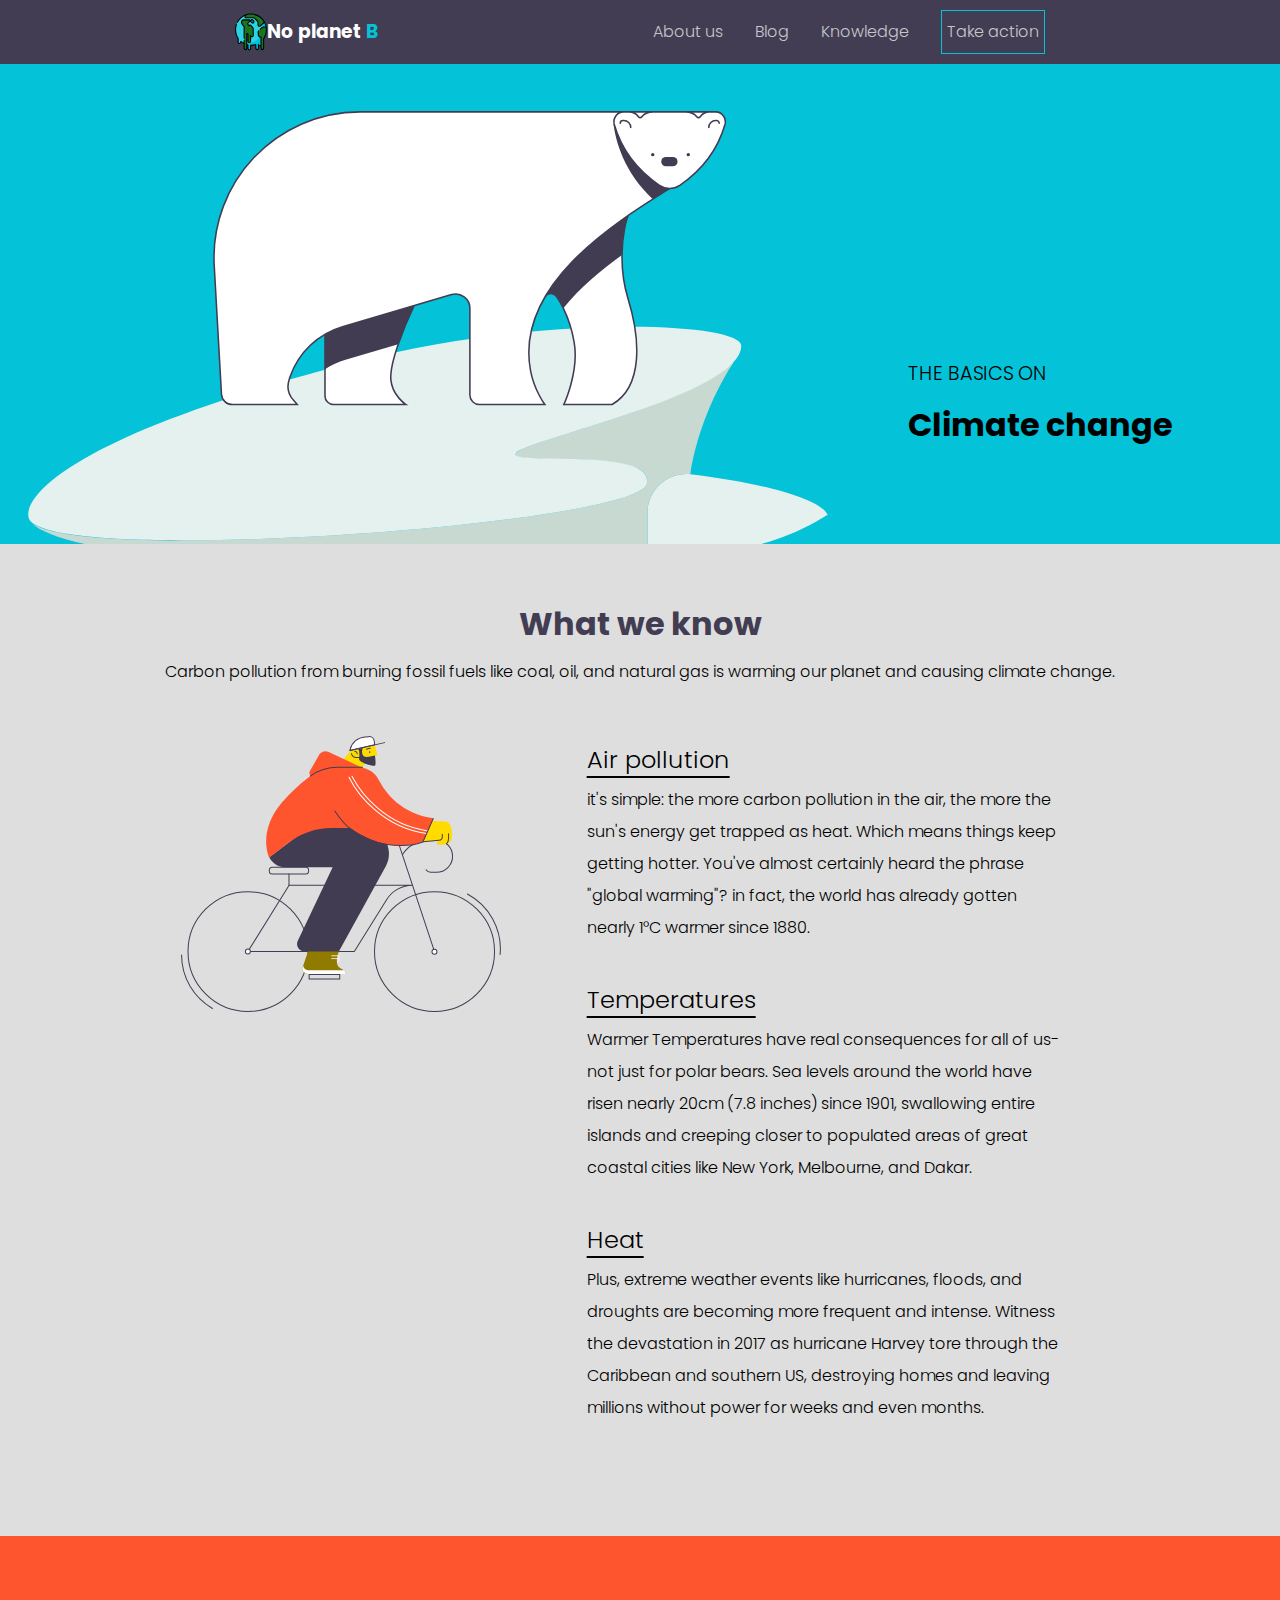
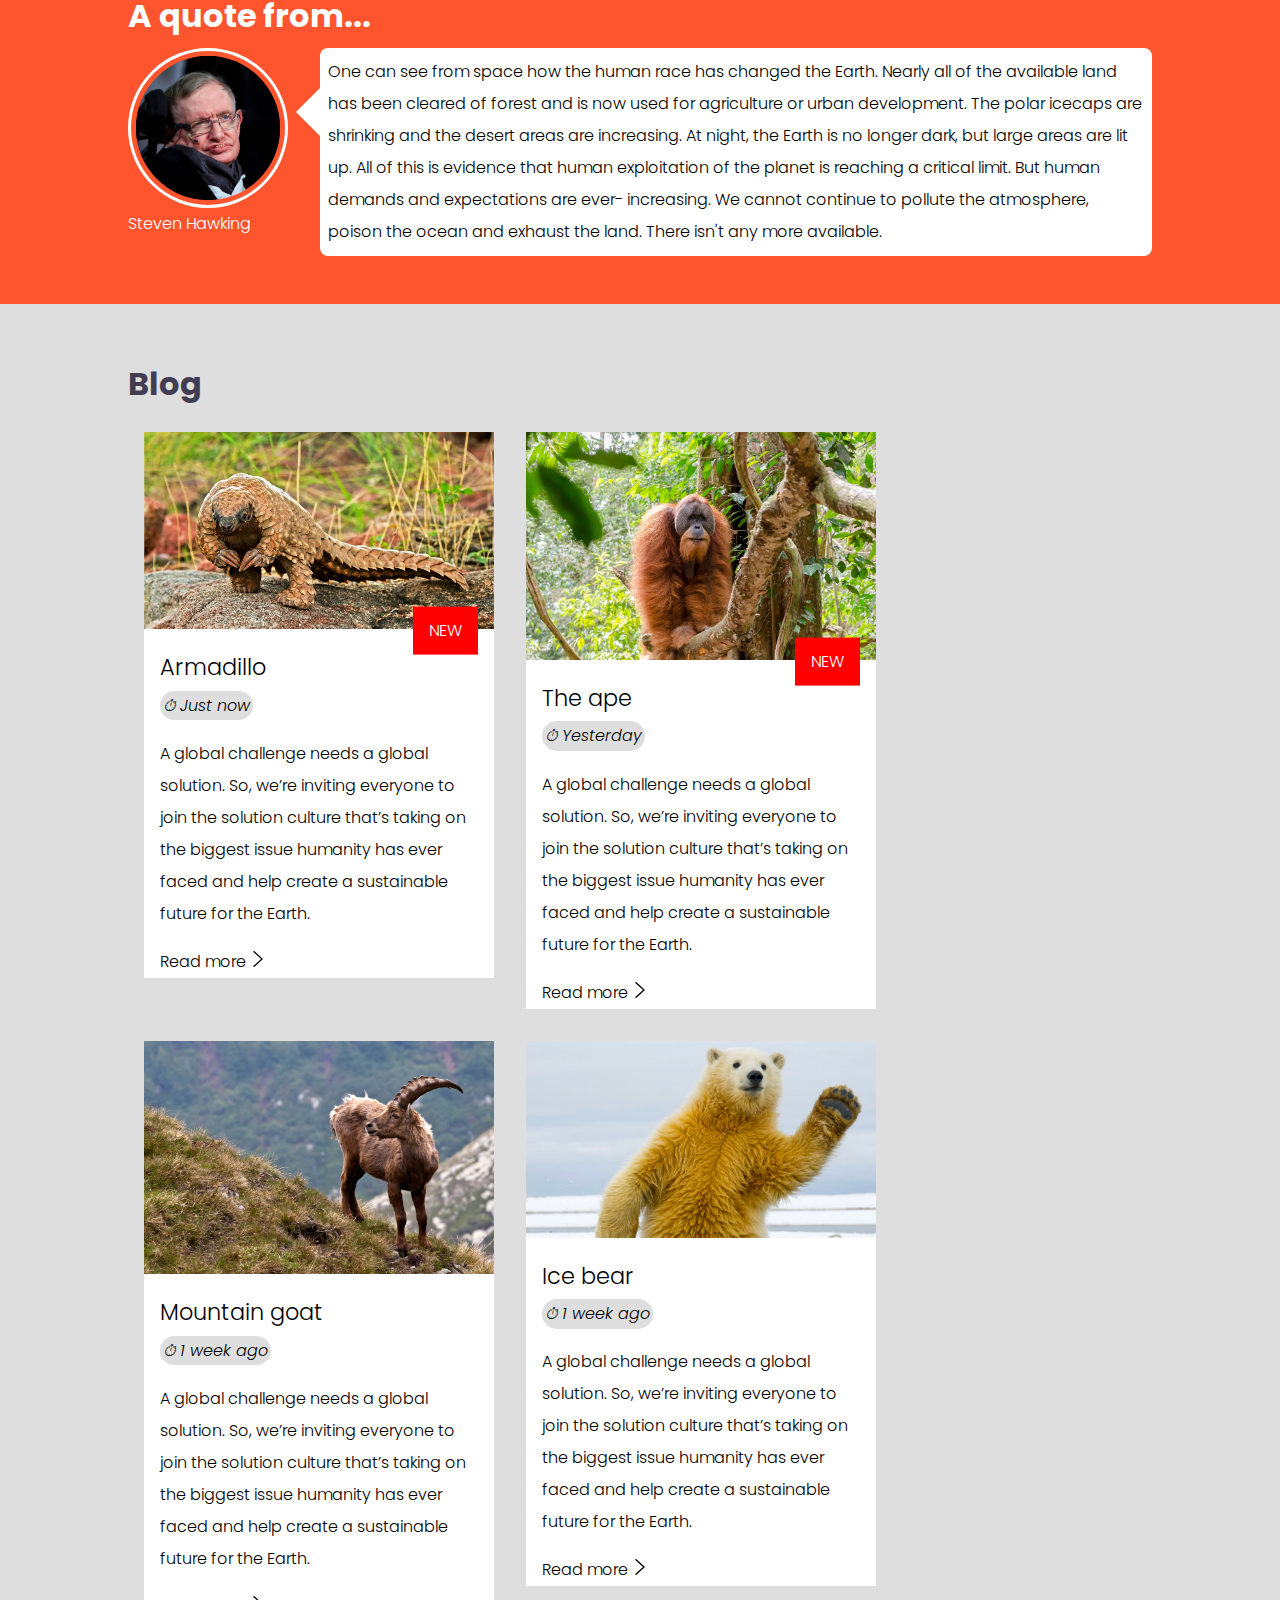
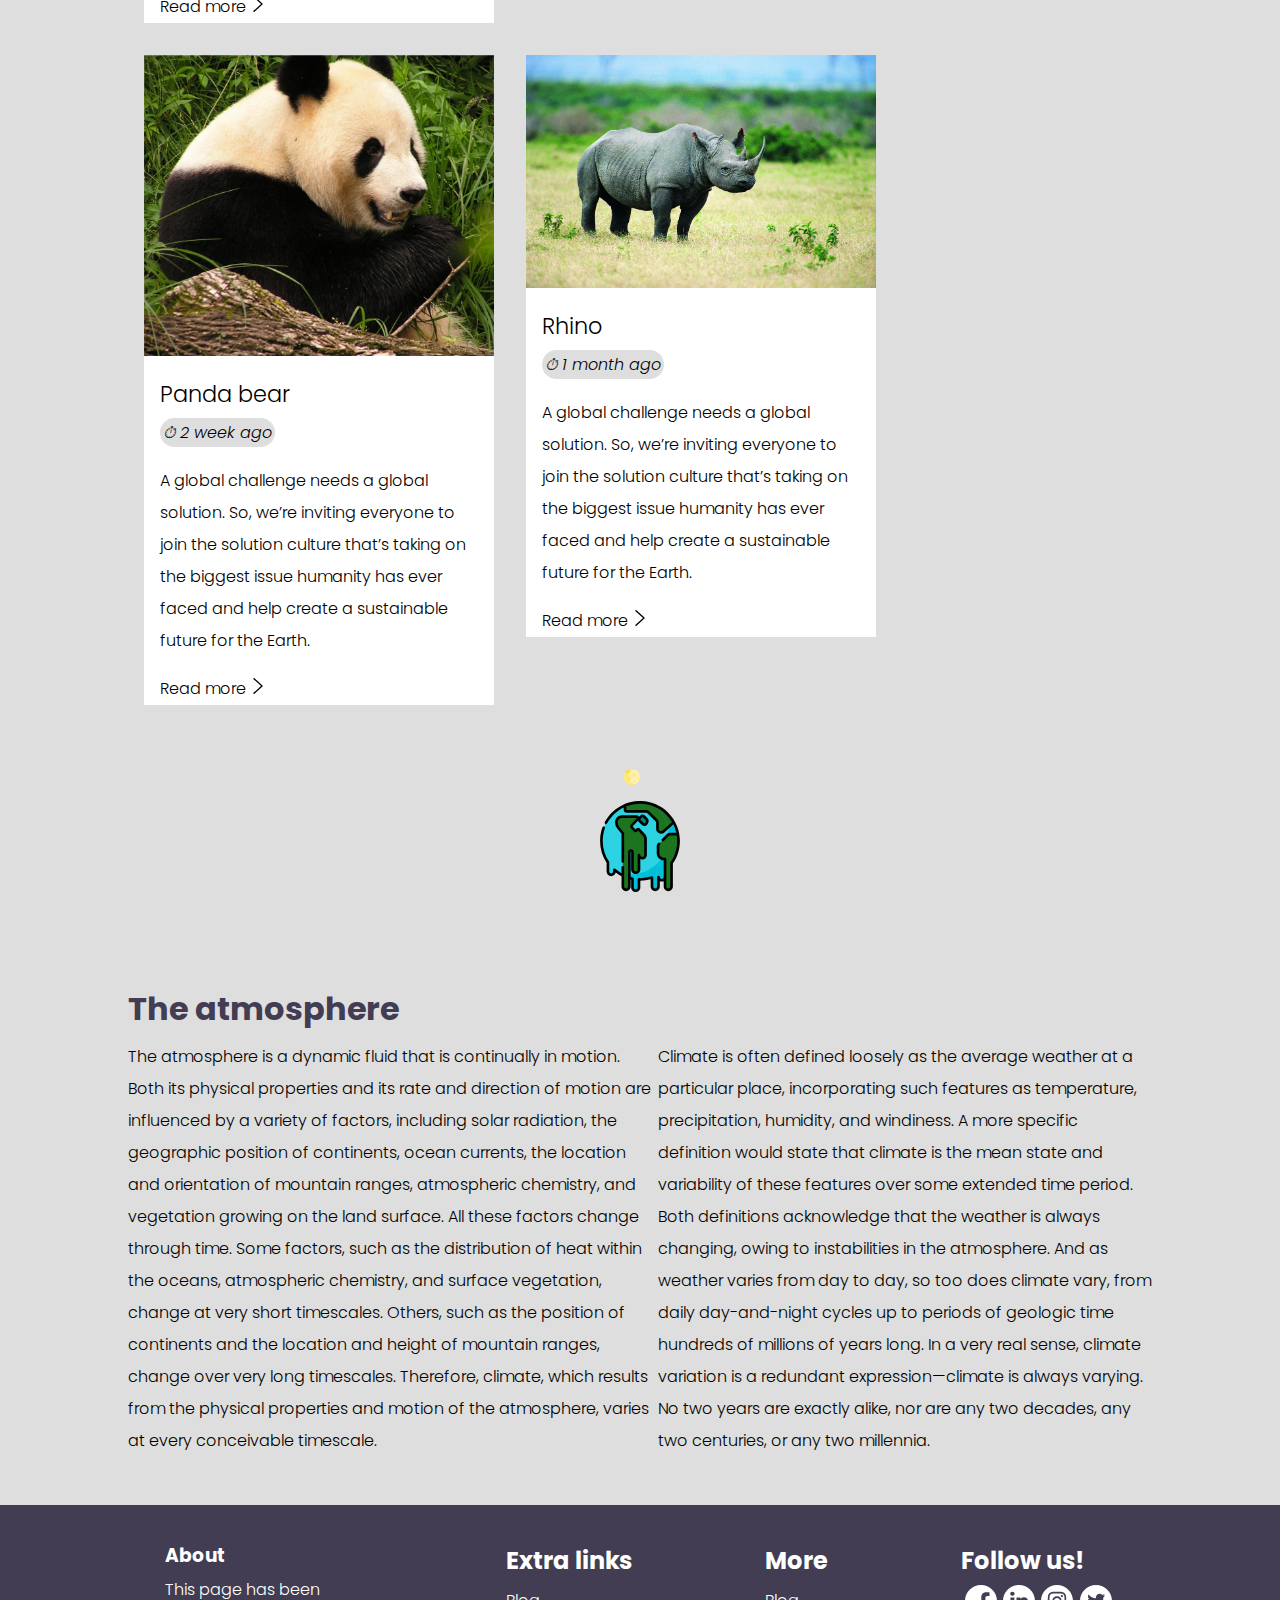
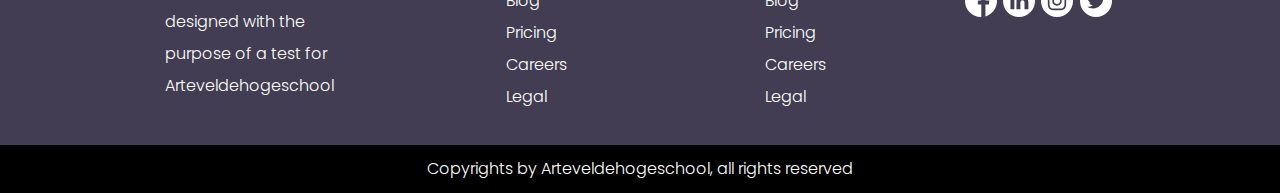
<file: index.html>
<!DOCTYPE html>
<html lang="en">
  <head>
    <meta charset="UTF-8" />
    <meta name="viewport" content="width=device-width, initial-scale=1.0" />
    <title>No planet B</title>

    <link rel="stylesheet" href="css/reset.css" />
    <link rel="stylesheet" href="css/main.css" />

    <link rel="preconnect" href="https://fonts.googleapis.com" />
    <link rel="preconnect" href="https://fonts.gstatic.com" crossorigin />
    <link
      href="https://fonts.googleapis.com/css2?family=Poppins:ital,wght@0,300;0,700;1,300&display=swap"
      rel="stylesheet"
    />
  </head>
  <body>
    <header class="container-row">
        <a class="container-row mini-container-row" href="index.html">
          <img src="images/climate-change.svg" alt="" />
          <h3>No planet <span class="ColorB">B</span></h3>
        </a>
      <nav>
        <ul class="container-row mini-container-row flex-space-evenly">
          <li><a href="about_us.html">About us</a></li>
          <li><a href="#">Blog</a></li>
          <li><a href="#">Knowledge</a></li>
          <li class="blueBorder"><a href="#">Take action</a></li>
        </ul>
      </nav>
    </header>
    <main class="container">
      <section class="blueBackground container-row">
        <img src="images/icebear.svg" alt="" />
        <p>THE BASICS ON<br /><strong>Climate change</strong></p>
      </section>
      <section>
        <div class="txt_center margin_auto">
          <h2 class="font-size">What we know</h2>
          <p>
            Carbon pollution from burning fossil fuels like coal, oil, and
            natural gas is warming our planet and causing climate change.
          </p>
        </div>
        <div class="container-row container_center margin_auto">
          <figure class="biker">
            <img src="images/bike.svg" alt="GUy on a bike" />
          </figure>
          <div class="container knowledge">
            <div>
              <h2>Air pollution</h2>
              <p>
                it's simple: the more carbon pollution in the air, the more the
                sun's energy get trapped as heat. Which means things keep
                getting hotter. You've almost certainly heard the phrase "global
                warming"? in fact, the world has already gotten nearly 1°C
                warmer since 1880.
              </p>
            </div>
            <div>
              <h2>Temperatures</h2>
              <p>
                Warmer Temperatures have real consequences for all of us-not
                just for polar bears. Sea levels around the world have risen
                nearly 20cm (7.8 inches) since 1901, swallowing entire islands
                and creeping closer to populated areas of great coastal cities
                like New York, Melbourne, and Dakar.
              </p>
            </div>
            <div>
              <h2>Heat</h2>
              <p>
                Plus, extreme weather events like hurricanes, floods, and
                droughts are becoming more frequent and intense. Witness the
                devastation in 2017 as hurricane Harvey tore through the
                Caribbean and southern US, destroying homes and leaving millions
                without power for weeks and even months.
              </p>
            </div>
          </div>
        </div>
        <div class="orange_bg container">
          <div class="margin_auto">
            <h1 class="white">A quote from...</h1>
            <figure class="container-nowrap">
              <div class="mini-container-row">
                <img
                  class="circle"
                  src="images/steven.png"
                  alt="Stephen Hawking"
                />
                <p class="white">Steven Hawking</p>
              </div>
              <span class="triangle"></span>
              <blockquote class="white_bg">
                One can see from space how the human race has changed the Earth.
                Nearly all of the available land has been cleared of forest and
                is now used for agriculture or urban development. The polar
                icecaps are shrinking and the desert areas are increasing. At
                night, the Earth is no longer dark, but large areas are lit up.
                All of this is evidence that human exploitation of the planet is
                reaching a critical limit. But human demands and expectations
                are ever- increasing. We cannot continue to pollute the
                atmosphere, poison the ocean and exhaust the land. There isn't
                any more available.
              </blockquote>
            </figure>
          </div>
        </div>
        <div class="margin_auto">
          <h2 class="font-size">Blog</h2>
          <div class="container-row container-align-start">
            <article>
              <img src="images/coolio.jpg" alt="" />
              <div>
                <figcaption class="new_tag">NEW</figcaption>
                <p class="animal-name">Armadillo</p>
                <span class="border-radius">⏱ Just now</span>
              </div>
              <figcaption class="margin">
                A global challenge needs a global solution. So, we’re inviting
                everyone to join the solution culture that’s taking on the
                biggest issue humanity has ever faced and help create a
                sustainable future for the Earth.
              </figcaption>
              <a href="#"
                >Read more <img src="images/angle-right.svg" alt=""
              /></a>
            </article>
            <article>
              <img src="images/ape.jpg" alt="" />
              <div>
                <figcaption class="new_tag">NEW</figcaption>
                <p class="animal-name">The ape</p>
                <span class="border-radius">⏱ Yesterday</span>
              </div>
              <figcaption class="margin">
                A global challenge needs a global solution. So, we’re inviting
                everyone to join the solution culture that’s taking on the
                biggest issue humanity has ever faced and help create a
                sustainable future for the Earth.
              </figcaption>
              <a href="#"
                >Read more <img src="images/angle-right.svg" alt=""
              /></a>
            </article>
            <article>
              <img src="images/goat.jpg" alt="" />
              <div>
                <figcaption class="animal-name">Mountain goat</figcaption>
                <span class="border-radius">⏱ 1 week ago</span>
              </div>
              <figcaption class="margin">
                A global challenge needs a global solution. So, we’re inviting
                everyone to join the solution culture that’s taking on the
                biggest issue humanity has ever faced and help create a
                sustainable future for the Earth.
              </figcaption>
              <a href="#"
                >Read more <img src="images/angle-right.svg" alt=""
              /></a>
            </article>
            <article>
              <img src="images/icebear.jpg" alt="" />
              <div>
                <figcaption class="animal-name">Ice bear</figcaption>
                <span class="border-radius">⏱ 1 week ago</span>
              </div>
              <figcaption class="margin">
                A global challenge needs a global solution. So, we’re inviting
                everyone to join the solution culture that’s taking on the
                biggest issue humanity has ever faced and help create a
                sustainable future for the Earth.
              </figcaption>
              <a href="#"
                >Read more <img src="images/angle-right.svg" alt=""
              /></a>
            </article>
            <article>
              <img src="images/panda.jpg" alt="" />
              <div>
                <figcaption class="animal-name">Panda bear</figcaption>
                <span class="border-radius">⏱ 2 week ago</span>
              </div>
              <figcaption class="margin">
                A global challenge needs a global solution. So, we’re inviting
                everyone to join the solution culture that’s taking on the
                biggest issue humanity has ever faced and help create a
                sustainable future for the Earth.
              </figcaption>
              <a href="#"
                >Read more <img src="images/angle-right.svg" alt=""
              /></a>
            </article>
            <article>
              <img src="images/rhino.jpg" alt="" />
              <div>
                <figcaption class="animal-name">Rhino</figcaption>
                <span class="border-radius">⏱ 1 month ago</span>
              </div>
              <figcaption class="margin">
                A global challenge needs a global solution. So, we’re inviting
                everyone to join the solution culture that’s taking on the
                biggest issue humanity has ever faced and help create a
                sustainable future for the Earth.
              </figcaption>
              <a href="#"
                >Read more <img src="images/angle-right.svg" alt=""
              /></a>
            </article>
          </div>
        </div>
        <figure class="container margin_auto">
          <div class="rotate">
            <img class="moon" src="images/moon.svg" alt="" />
          </div>
          <img class="earth" src="images/climate-change-optimised.svg" alt="" />
        </figure>
        <div class="container margin_auto">
          <h2 class="font-size">The atmosphere</h2>
          <div class="container-nowrap width_half">
            <p>
              The atmosphere is a dynamic fluid that is continually in motion.
              Both its physical properties and its rate and direction of motion
              are influenced by a variety of factors, including solar radiation,
              the geographic position of continents, ocean currents, the
              location and orientation of mountain ranges, atmospheric
              chemistry, and vegetation growing on the land surface. All these
              factors change through time. Some factors, such as the
              distribution of heat within the oceans, atmospheric chemistry, and
              surface vegetation, change at very short timescales. Others, such
              as the position of continents and the location and height of
              mountain ranges, change over very long timescales. Therefore,
              climate, which results from the physical properties and motion of
              the atmosphere, varies at every conceivable timescale.
            </p>
            <p>
              Climate is often defined loosely as the average weather at a
              particular place, incorporating such features as temperature,
              precipitation, humidity, and windiness. A more specific definition
              would state that climate is the mean state and variability of
              these features over some extended time period. Both definitions
              acknowledge that the weather is always changing, owing to
              instabilities in the atmosphere. And as weather varies from day to
              day, so too does climate vary, from daily day-and-night cycles up
              to periods of geologic time hundreds of millions of years long. In
              a very real sense, climate variation is a redundant
              expression—climate is always varying. No two years are exactly
              alike, nor are any two decades, any two centuries, or any two
              millennia.
            </p>
          </div>
        </div>
      </section>
      <section class="purple_bg container-row">
        <div class="container">
          <h3>About</h3>
          <p>This page has been designed with the purpose of a test for
            Arteveldehogeschool</p>
        </div>
        <div class="container">
          <h2>Extra links</h2>
          <a href="#">Blog</a>
          <a href="#">Pricing</a>
          <a href="#">Careers</a>
          <a href="#">Legal</a>
        </div>
        <div class="container">
          <h2>More</h2>
          <a href="#">Blog</a>
          <a href="#">Pricing</a>
          <a href="#">Careers</a>
          <a href="#">Legal</a>
        </div>
        <div class="container">
          <h2>Follow us!</h2>
          <div class="container-row mini-container-row">
            <a href="#"><img src="images/facebook (1).svg" alt="" /></a>
            <a href="#"><img src="images/linkedin (1).svg" alt="" /></a>
            <a href="#"><img src="images/instagram.svg" alt="" /></a>
            <a href="#"><img src="images/twitter (1).svg" alt="" /></a>
          </div>
        </div>
      </section>
    </main>
    <footer>
      <p>Copyrights by Arteveldehogeschool, all rights reserved</p>
    </footer>
  </body>
</html>
</file>
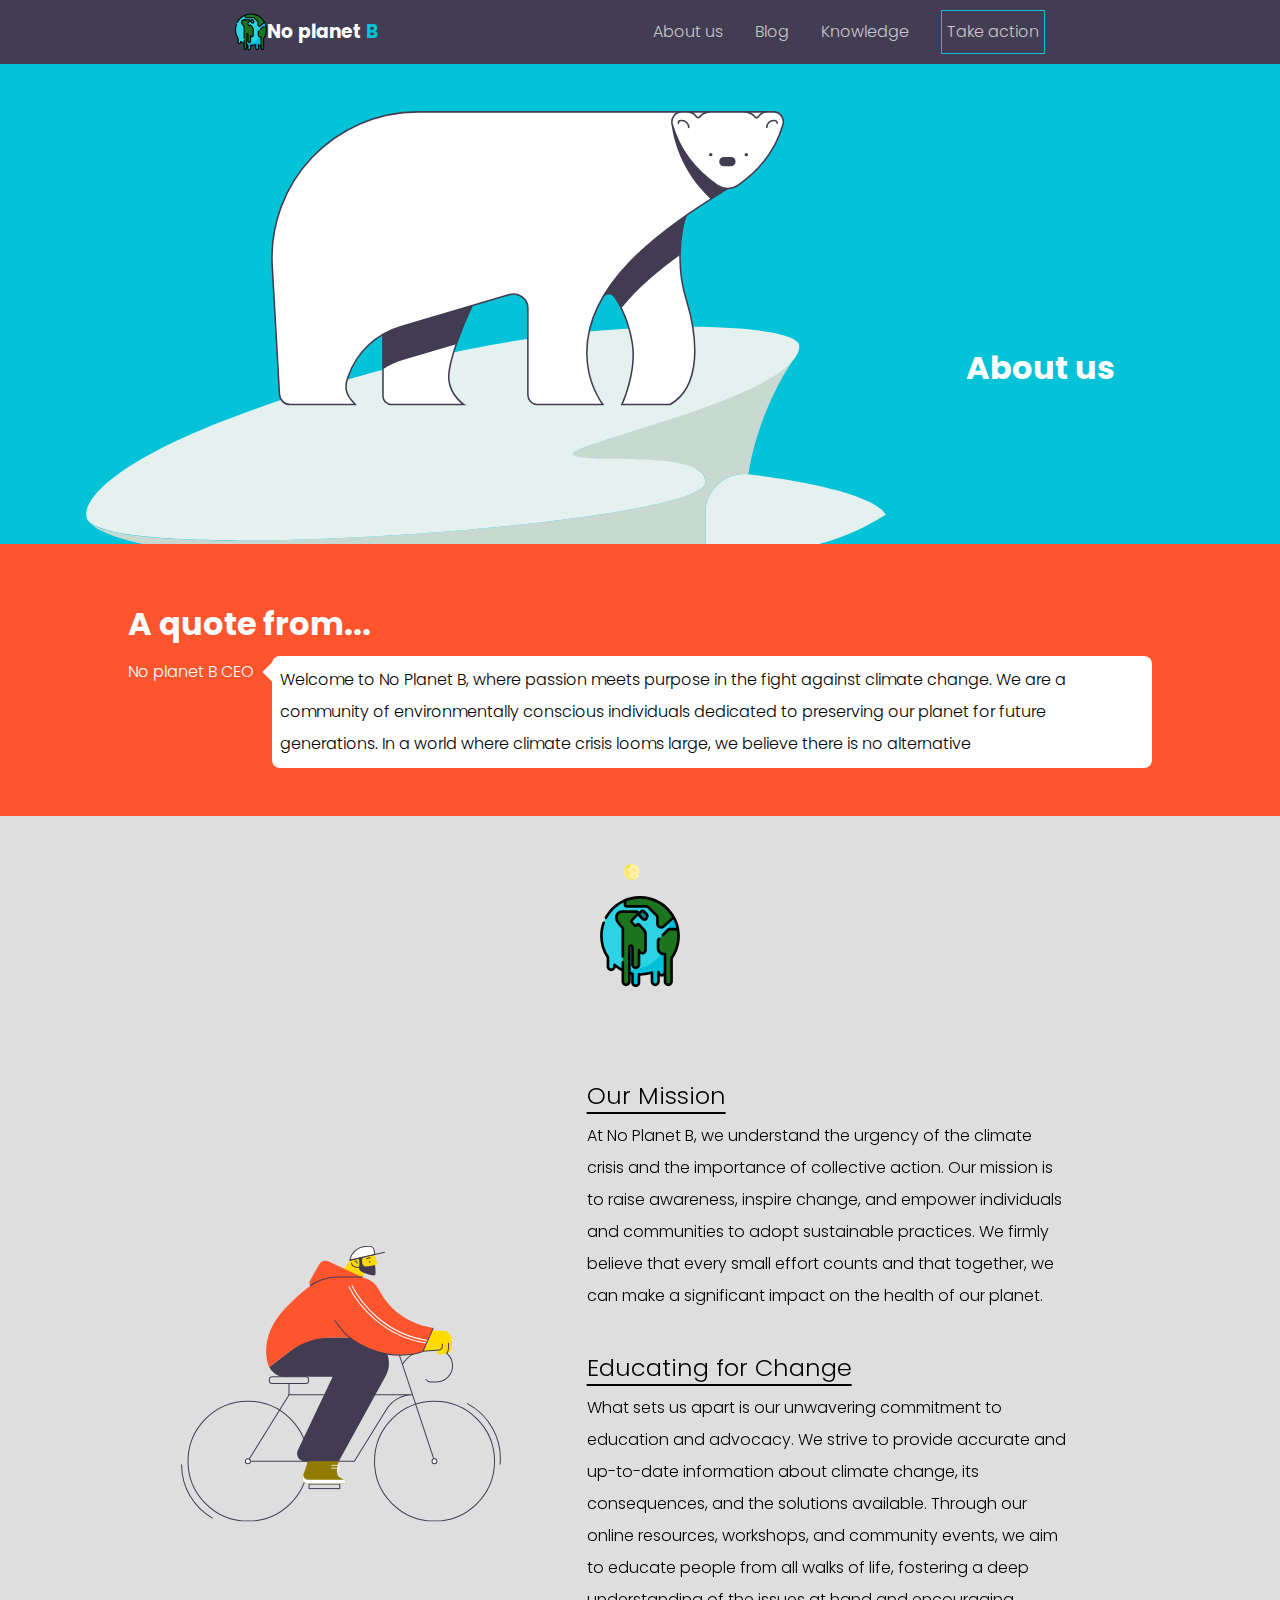
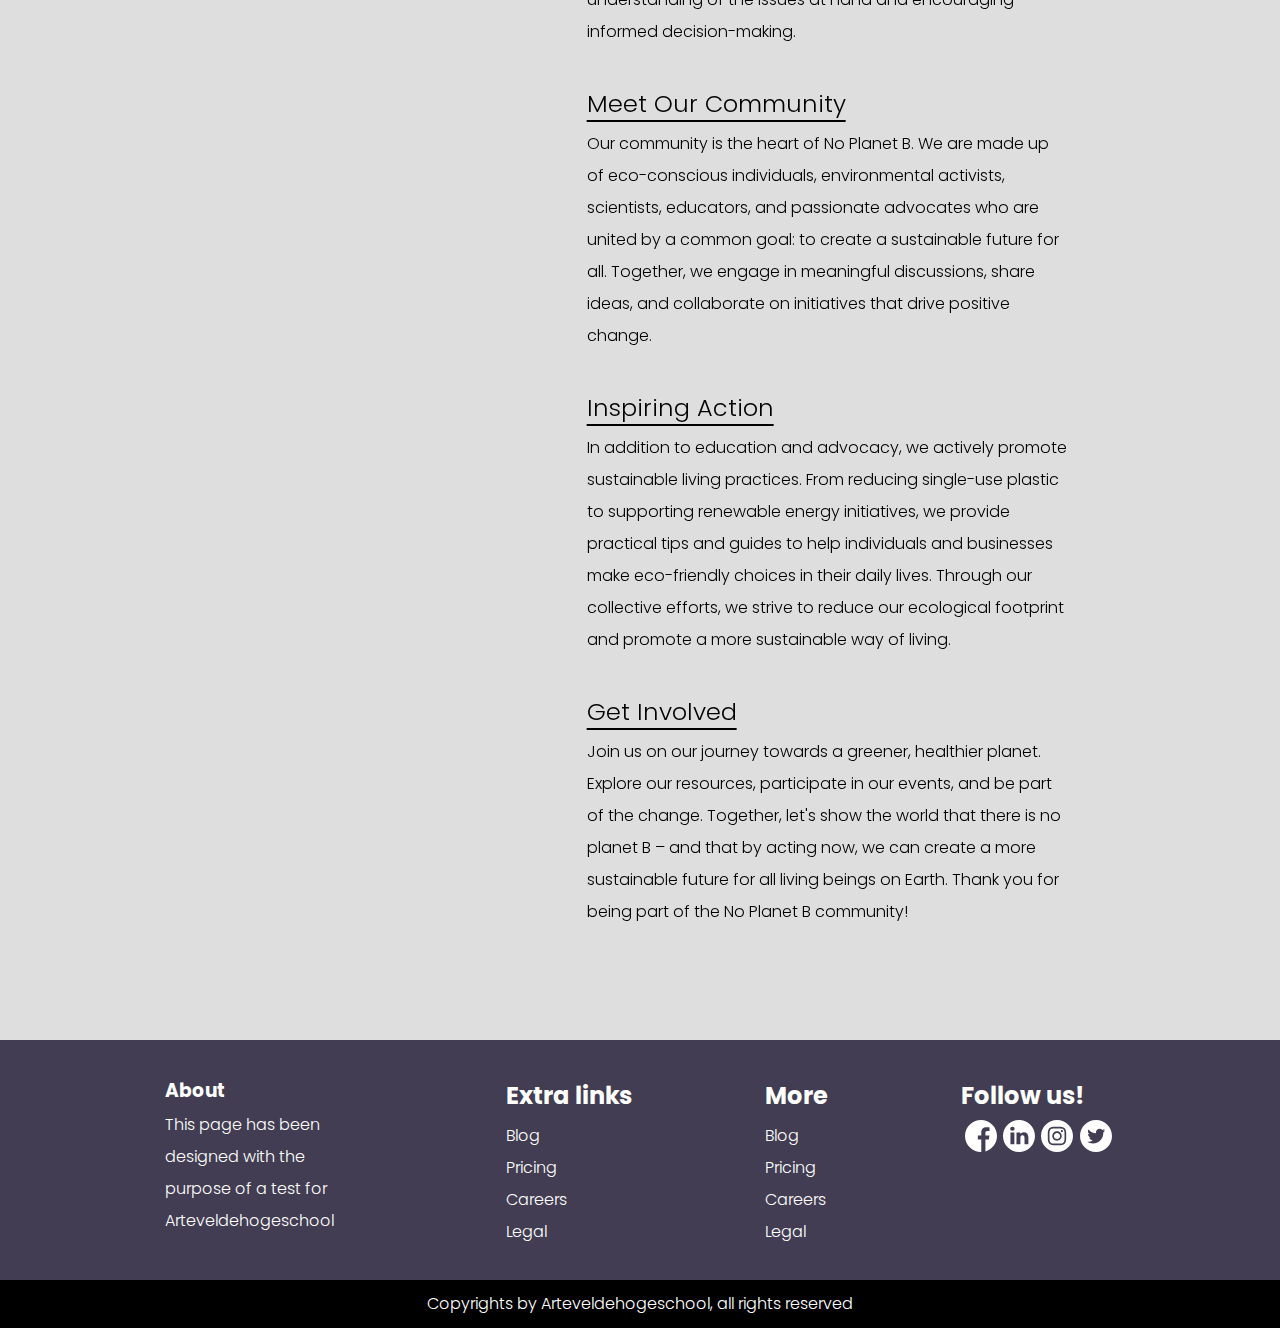
<file: about_us.html>
<!DOCTYPE html>
<html lang="en">

<head>
  <meta charset="UTF-8">
  <meta name="viewport" content="width=device-width, initial-scale=1.0">
  <title>about us</title>

  <link rel="stylesheet" href="css/reset.css" />
  <link rel="stylesheet" href="css/main.css" />

  <link rel="preconnect" href="https://fonts.googleapis.com" />
  <link rel="preconnect" href="https://fonts.gstatic.com" crossorigin />
  <link href="https://fonts.googleapis.com/css2?family=Poppins:ital,wght@0,300;0,700;1,300&display=swap"
    rel="stylesheet" />
</head>

<body>
  <header class="container-row">
    <a class="container-row mini-container-row" href="index.html">
      <img src="images/climate-change.svg" alt="" />
      <h3>No planet <span class="ColorB">B</span></h3>
    </a>
    <nav>
      <ul class="container-row mini-container-row flex-space-evenly">
        <li><a href="about_us.html">About us</a></li>
        <li><a href="#">Blog</a></li>
        <li><a href="#">Knowledge</a></li>
        <li class="blueBorder"><a href="#">Take action</a></li>
      </ul>
    </nav>
  </header>
  <main>
    <section class="blueBackground container-row">
      <img src="images/icebear.svg" alt="" />
      <p><strong class="white">About us</strong></p>
    </section>
    <section class="orange_bg container">
      <div class="margin_auto">
        <h1 class="white">A quote from...</h1>
        <figure class="container-nowrap">
          <div class="mini-container-row">
            <p class="white quoter">No planet B CEO</p>
          </div>
          <span class="triangle-about"></span>
          <blockquote class="white_bg">
            Welcome to No Planet B, where passion meets purpose in the fight against climate change. We are a community
            of environmentally conscious individuals dedicated to preserving our planet for future generations. In a
            world where climate crisis looms large, we believe there is no alternative
          </blockquote>
        </figure>
      </div>
    </section>
    <section>
      <figure class="container margin_auto">
        <div class="rotate">
          <img class="moon" src="images/moon.svg" alt="" />
        </div>
        <img class="earth" src="images/climate-change-optimised.svg" alt="" />
      </figure>
    </section>
    <section class="container-row container_center margin_auto align-fs">
      <figure class="biker-sticky">
        <img src="images/bike.svg" alt="Guy on a bike" />
      </figure>
      <div class="container knowledge">
        <div>
          <h2>Our Mission</h2>
          <p>
            At No Planet B, we understand the urgency of the climate crisis and the importance of collective action. Our mission is to raise awareness, inspire change, and empower individuals and communities to adopt sustainable practices. We firmly believe that every small effort counts and that together, we can make a significant impact on the health of our planet.
          </p>
        </div>
        <div>
          <h2>Educating for Change</h2>
          <p>
            What sets us apart is our unwavering commitment to education and advocacy. We strive to provide accurate and up-to-date information about climate change, its consequences, and the solutions available. Through our online resources, workshops, and community events, we aim to educate people from all walks of life, fostering a deep understanding of the issues at hand and encouraging informed decision-making.
          </p>
        </div>
        <div>
          <h2>Meet Our Community</h2>
          <p>
            Our community is the heart of No Planet B. We are made up of eco-conscious individuals, environmental activists, scientists, educators, and passionate advocates who are united by a common goal: to create a sustainable future for all. Together, we engage in meaningful discussions, share ideas, and collaborate on initiatives that drive positive change.
          </p>
        </div>
        <div>
          <h2>Inspiring Action</h2>
          <p>
            In addition to education and advocacy, we actively promote sustainable living practices. From reducing single-use plastic to supporting renewable energy initiatives, we provide practical tips and guides to help individuals and businesses make eco-friendly choices in their daily lives. Through our collective efforts, we strive to reduce our ecological footprint and promote a more sustainable way of living.
          </p>
        </div>
        <div>
          <h2>Get Involved</h2>
          <p>
            Join us on our journey towards a greener, healthier planet. Explore our resources, participate in our events, and be part of the change. Together, let's show the world that there is no planet B – and that by acting now, we can create a more sustainable future for all living beings on Earth. Thank you for being part of the No Planet B community!
          </p>
        </div>
      </div>
    </section>
    <section class="purple_bg container-row">
      <div class="container">
        <h3>About</h3>
        <p>This page has been designed with the purpose of a test for
          Arteveldehogeschool</p>
      </div>
      <div class="container">
        <h2>Extra links</h2>
        <a href="#">Blog</a>
        <a href="#">Pricing</a>
        <a href="#">Careers</a>
        <a href="#">Legal</a>
      </div>
      <div class="container">
        <h2>More</h2>
        <a href="#">Blog</a>
        <a href="#">Pricing</a>
        <a href="#">Careers</a>
        <a href="#">Legal</a>
      </div>
      <div class="container">
        <h2>Follow us!</h2>
        <div class="container-row mini-container-row">
          <a href="#"><img src="images/facebook (1).svg" alt="" /></a>
          <a href="#"><img src="images/linkedin (1).svg" alt="" /></a>
          <a href="#"><img src="images/instagram.svg" alt="" /></a>
          <a href="#"><img src="images/twitter (1).svg" alt="" /></a>
        </div>
      </div>
    </section>
  </main>
  <footer>
    <p>Copyrights by Arteveldehogeschool, all rights reserved</p>
  </footer>
</body>

</html>
</file>
<file: css/main.css>
body {
  font-family: "Poppins", sans-serif;
  font-weight: 300;
  background-color: hsl(0, 0%, 87%);
  line-height: 2;
}

header {
  background-color: hsl(256, 15%, 28%);
  color: hsl(300, 9%, 98%);
  justify-content: space-evenly;
  align-items: center;
  flex-wrap: wrap;
  min-height: 4rem;
}

h3 {
  gap: 0.5rem;
}

a {
  color: white;
  text-decoration: none;
}

header img {
  display: inline-flex;
  max-width: 2rem;
}

.ColorB {
  color: hsl(186, 96%, 43%);
}

nav ul {
  list-style: none;
  align-items: center;
  gap: 2rem;
}

nav a {
  color: hsl(260, 6%, 79%);
}

.blueBorder {
  border: 0.0625rem solid hsl(186, 96%, 43%);
  padding: 0.3rem;
}

main {
  flex-direction: column;
}

.blueBackground {
  background-color: hsl(186, 96%, 43%);
  min-height: 30rem;
  flex-direction: row;
  overflow: hidden;
  align-items: center;
  justify-content: center;
}

.blueBackground p {
  max-width: 50rem;
  transform: translateY(100%);
  font-size: 1.2rem;
}

.blueBackground img {
  max-width: 50rem;
  transform: translate(-10%, 8%);
  animation: bear 4s infinite;
}

@keyframes bear {
  0% {
    rotate: 5deg;
  }

  50% {
    rotate: -5deg;
  }

  100% {
    rotate: 5deg;
  }
}

strong {
  font-weight: 700;
  font-size: 2rem;
}

.container {
  display: flex;
  flex-direction: column;
  position: relative;
}

section {
  position: relative;
}

.biker {
  width: 20rem;
}

.biker-sticky {
  width: 20rem;
  position: sticky;
  top: 0;
  left: 5%;
  transform: translateY(calc(-100% + 50vh));
}

.align-fs {
  align-items: flex-start;
}

.txt_center {
  text-align: center;
  margin: 3rem auto;
  max-width: 40rem;
}

.container_center {
  justify-content: space-evenly;
}

.knowledge {
  flex-direction: column;
  margin: 2rem;
  gap: 2rem;
  max-width: 30rem;
  transform: translateY(-2rem);
}

.knowledge h2 {
  text-decoration: underline;
  text-underline-offset: 0.5rem;
  font-weight: 300;
  line-height: 2;
}

.margin_auto {
  max-width: 80%;
  margin: 3rem auto;
}

.container-nowrap {
  display: flex;
  flex-wrap: nowrap;
}

.orange_bg {
  background-color: hsl(11, 99%, 59%);
  flex-direction: column;
  flex-wrap: nowrap;
}

.triangle-about {
  max-width: 0;
  height: 0;
  border: 1rem solid transparent;
  border-left: 0;
  border-right: 1rem solid white;
  transform: translate(0.4rem);
}

.quoter {
  width: 8rem;
}

.circle {
  border-radius: 50rem;
  padding: 0.3rem;
  border: white solid 0.2rem;
  border-radius: 50rem;
  max-width: 10rem;
}

.white {
  color: white;
}

.white_bg {
  background-color: white;
  border-radius: 0.5rem;
  padding: 0.5rem;
  max-width: 60rem;
}

.container-row {
  display: flex;
  flex-direction: row;
  flex-wrap: wrap;
}

.triangle {
  max-width: 0;
  height: 0;
  border: 2rem solid transparent;
  border-left: 0;
  border-right: 2rem solid white;
  transform: translate(0.5rem, 2rem);
}

article {
  background-color: white;
  margin: 1rem;
  max-width: 21.875rem;
  position: relative;
}
.new_tag {
  position: absolute;
  right: 1rem;
  transform: translateY(-80%);
  background-color: red;
  padding: 0.5rem 1rem;
  color: white;
}

.font-size {
  font-size: 2rem;
  color: hsl(256, 15%, 28%);
}

.container-align-start {
  align-items: flex-start;
}

article div {
  margin: 1rem 0 0 1rem;
}

.animal-name {
  font-size: 1.4rem;
}

.border-radius {
  background-color: hsl(0, 0%, 87%);
  padding: 0.2rem;
  border-radius: 20rem;
  font-style: italic;
}

.margin {
  margin: 1rem;
}

article a {
  color: black;
  text-decoration: none;
  margin: 1rem;
}

article a img {
  max-width: 1rem;
  display: inline-flex;
  transition-duration: 0.2s;
}

article a:hover img {
  transform: translateX(20%);
}

.rotate {
  display: flex;
  align-items: center;
  justify-content: center;
  position: relative;
  height: 10rem;
  width: 10rem;
  animation: rotation 4s linear infinite;
}

@keyframes rotation {
  100% {
    rotate: 360deg;
  }
}

.moon {
  max-width: 1rem;
  position: absolute;
  top: 0;
  right: 50%;
}

.earth {
  max-width: 5rem;
  position: absolute;
  top: 20%;
}

.earth.container {
  display: flex;
  justify-self: center;
  align-items: center;
}

figure.container {
  display: flex;
  align-items: center;
  justify-content: center;
}

article.container {
  flex-direction: column;
  gap: 2rem;
  display: flex;
  align-items: center;
}

.Max-width_half p {
  margin: 0.4rem;
  max-width: 49%;
}

.purple_bg {
  background-color: hsl(256, 15%, 28%);
  color: white;
  justify-content: space-evenly;
  padding: 2rem;
}

.purple_bg p {
  max-width: 13rem;
}

.purple_bg img {
  max-width: 2rem;
  margin: 0 0.2rem;
}

footer {
  background-color: black;
  color: white;
  text-align: center;
  padding: 0.5rem;
}

.justify-center {
  justify-content: center;
}

@media (max-width: 31.25rem) {
  body {
    max-width: 31.25rem;
  }

  header {
    align-items: self-start;
  }

  nav ul {
    align-items: flex-start;
  }

  .container-row {
    flex-direction: column;
  }

  .container-row a {
    display: inline-flex;
  }

  .container {
    flex-direction: column;
  }

  .mini-container-row {
    display: flex;
    flex-direction: row;
    align-items: center;
    gap: 0.5rem;
  }

  .container-nowrap {
    flex-direction: column;
  }

  .triangle,
  .triangle-about {
    max-width: 0;
    height: 0;
    border: 2rem solid transparent;
    border-bottom: 2rem solid white;
    transform: translateX(70%);
  }

  header {
    padding: 1rem;
  }

  nav {
    width: 100%;
  }

  .flex-space-evenly {
    justify-content: space-between;
  }

  .blueBackground img {
    max-width: 50rem;
    transform: translate(-50%, 80%);
    animation: bear 4s infinite;
  }

  .blueBackground p {
    transform: translate(-60%, -300%);
  }

  .biker-sticky {
    width: 20rem;
    position: relative;
    transform: translateY(-10%);
  }

  .purple_bg p {
    max-width: 100%;
  }
}
</file>
